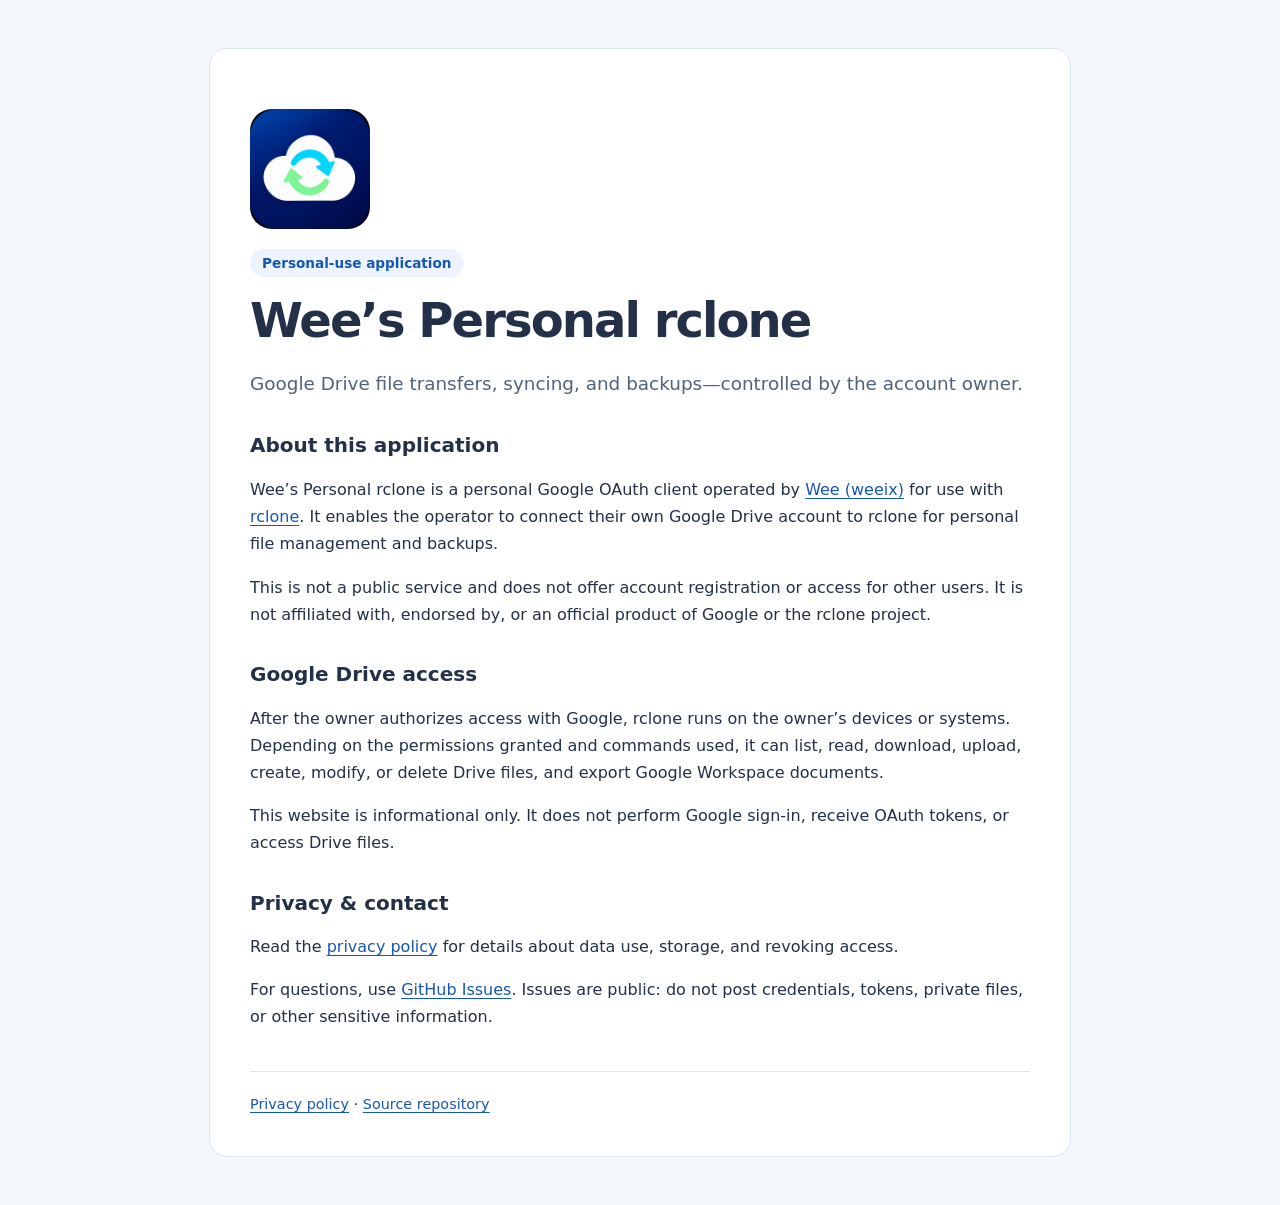
<file: index.html>
<!doctype html>
<html lang="en">
<head>
  <meta charset="utf-8">
  <meta name="viewport" content="width=device-width, initial-scale=1">
  <meta name="description" content="Wee’s Personal rclone: a personal Google Drive OAuth client for file transfers, syncing, and backups.">
  <title>Wee’s Personal rclone</title>
  <link rel="icon" type="image/png" href="logo-120.png">
  <link rel="stylesheet" href="style.css">
</head>
<body>
  <main>
    <header><img class="app-logo" src="logo.png" width="120" height="120" alt="Wee’s Personal rclone logo: a cloud with sync arrows"><span class="tag">Personal-use application</span><h1>Wee’s Personal rclone</h1><p class="intro">Google Drive file transfers, syncing, and backups—controlled by the account owner.</p></header>
    <section><h2>About this application</h2><p>Wee’s Personal rclone is a personal Google OAuth client operated by <a href="https://github.com/weeix">Wee (weeix)</a> for use with <a href="https://rclone.org/">rclone</a>. It enables the operator to connect their own Google Drive account to rclone for personal file management and backups.</p><p>This is not a public service and does not offer account registration or access for other users. It is not affiliated with, endorsed by, or an official product of Google or the rclone project.</p></section>
    <section><h2>Google Drive access</h2><p>After the owner authorizes access with Google, rclone runs on the owner’s devices or systems. Depending on the permissions granted and commands used, it can list, read, download, upload, create, modify, or delete Drive files, and export Google Workspace documents.</p><p>This website is informational only. It does not perform Google sign-in, receive OAuth tokens, or access Drive files.</p></section>
    <section><h2>Privacy &amp; contact</h2><p>Read the <a href="privacy.html">privacy policy</a> for details about data use, storage, and revoking access.</p><p>For questions, use <a href="https://github.com/weeix/rclone-personal/issues">GitHub Issues</a>. Issues are public: do not post credentials, tokens, private files, or other sensitive information.</p></section>
    <footer><a href="privacy.html">Privacy policy</a> · <a href="https://github.com/weeix/rclone-personal">Source repository</a></footer>
  </main>
</body>
</html>
</file>
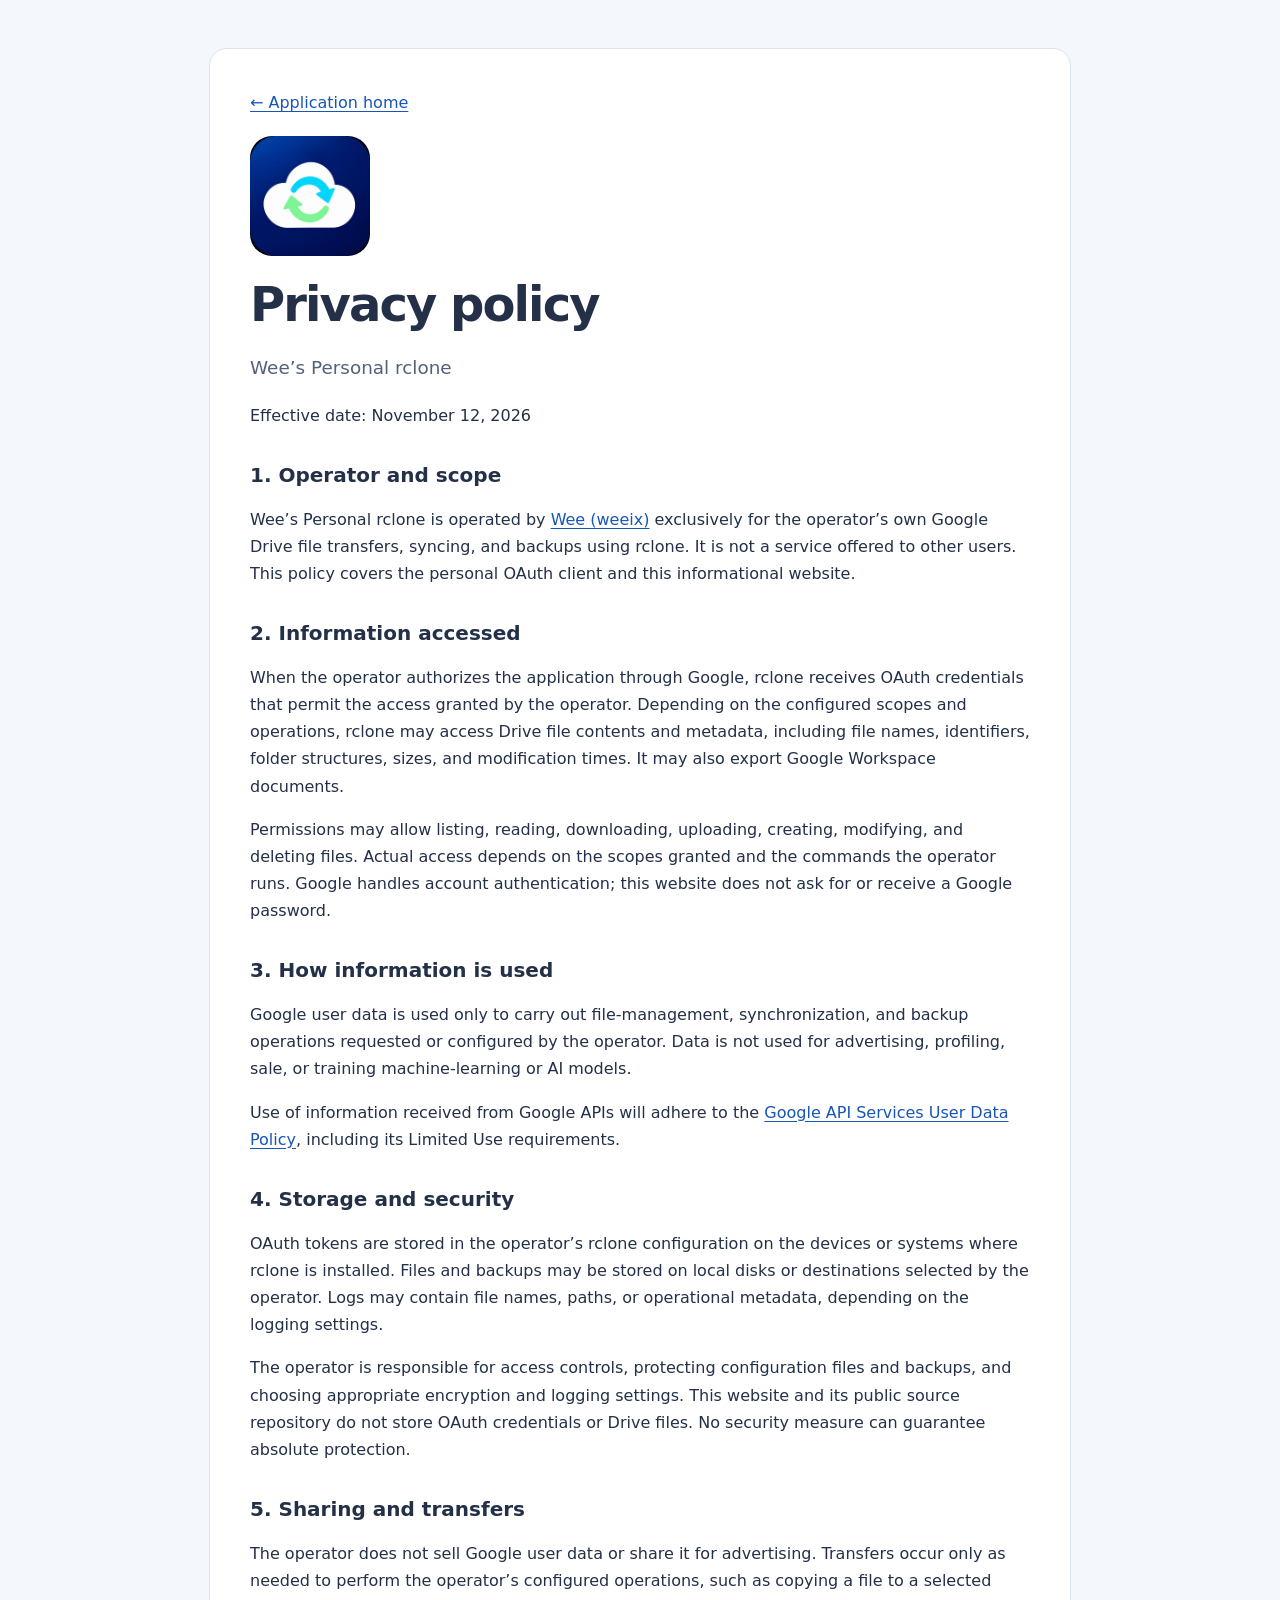
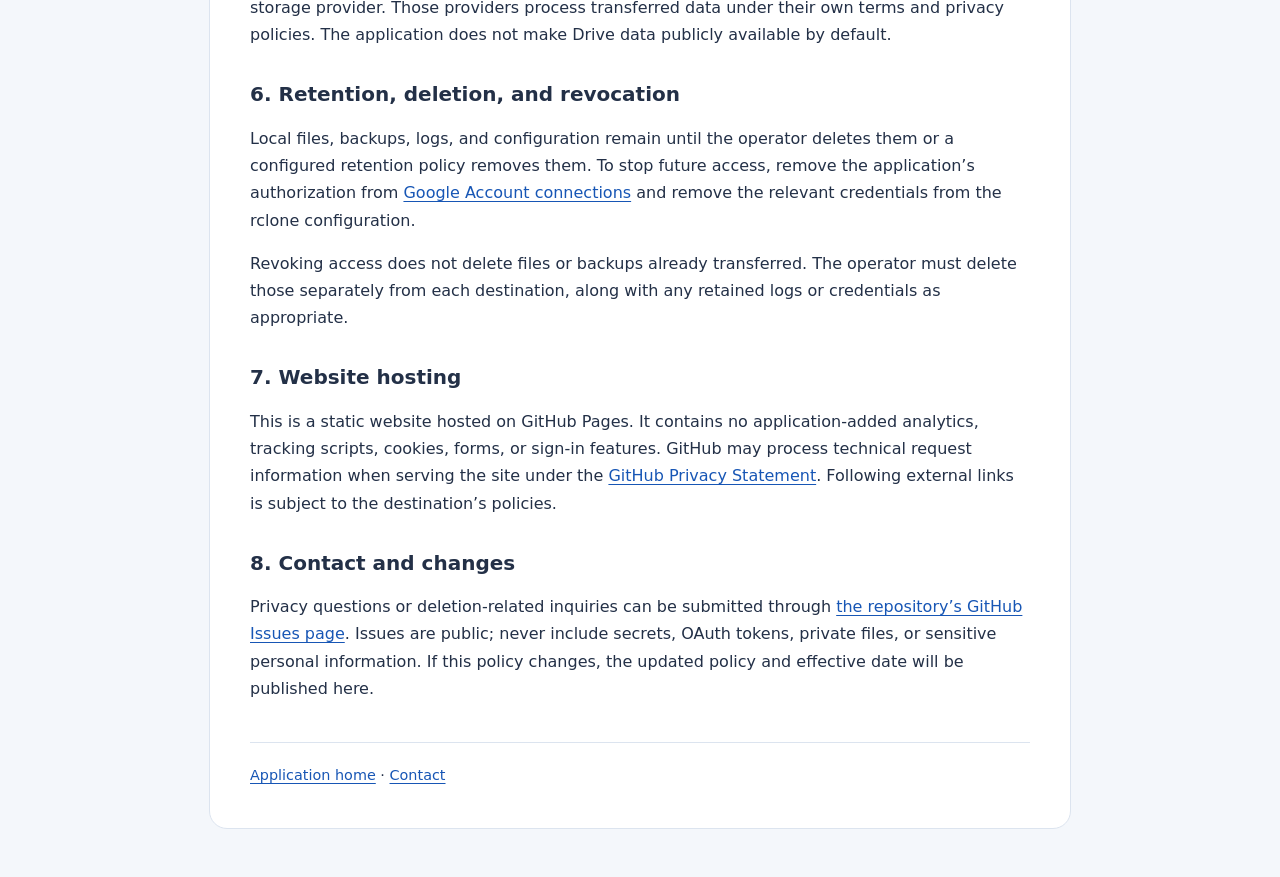
<file: privacy.html>
<!doctype html>
<html lang="en">
<head>
  <meta charset="utf-8">
  <meta name="viewport" content="width=device-width, initial-scale=1">
  <meta name="description" content="Privacy policy for Wee’s Personal rclone, a personal-use Google Drive OAuth client.">
  <title>Privacy policy · Wee’s Personal rclone</title>
  <link rel="icon" type="image/png" href="logo-120.png">
  <link rel="stylesheet" href="style.css">
</head>
<body>
  <main>
    <header><a href="./">← Application home</a><img class="app-logo" src="logo.png" width="120" height="120" alt="Wee’s Personal rclone logo: a cloud with sync arrows"><h1>Privacy policy</h1><p class="intro">Wee’s Personal rclone</p><p>Effective date: November 12, 2026</p></header>
    <section><h2>1. Operator and scope</h2><p>Wee’s Personal rclone is operated by <a href="https://github.com/weeix">Wee (weeix)</a> exclusively for the operator’s own Google Drive file transfers, syncing, and backups using rclone. It is not a service offered to other users. This policy covers the personal OAuth client and this informational website.</p></section>
    <section><h2>2. Information accessed</h2><p>When the operator authorizes the application through Google, rclone receives OAuth credentials that permit the access granted by the operator. Depending on the configured scopes and operations, rclone may access Drive file contents and metadata, including file names, identifiers, folder structures, sizes, and modification times. It may also export Google Workspace documents.</p><p>Permissions may allow listing, reading, downloading, uploading, creating, modifying, and deleting files. Actual access depends on the scopes granted and the commands the operator runs. Google handles account authentication; this website does not ask for or receive a Google password.</p></section>
    <section><h2>3. How information is used</h2><p>Google user data is used only to carry out file-management, synchronization, and backup operations requested or configured by the operator. Data is not used for advertising, profiling, sale, or training machine-learning or AI models.</p><p>Use of information received from Google APIs will adhere to the <a href="https://developers.google.com/terms/api-services-user-data-policy">Google API Services User Data Policy</a>, including its Limited Use requirements.</p></section>
    <section><h2>4. Storage and security</h2><p>OAuth tokens are stored in the operator’s rclone configuration on the devices or systems where rclone is installed. Files and backups may be stored on local disks or destinations selected by the operator. Logs may contain file names, paths, or operational metadata, depending on the logging settings.</p><p>The operator is responsible for access controls, protecting configuration files and backups, and choosing appropriate encryption and logging settings. This website and its public source repository do not store OAuth credentials or Drive files. No security measure can guarantee absolute protection.</p></section>
    <section><h2>5. Sharing and transfers</h2><p>The operator does not sell Google user data or share it for advertising. Transfers occur only as needed to perform the operator’s configured operations, such as copying a file to a selected storage provider. Those providers process transferred data under their own terms and privacy policies. The application does not make Drive data publicly available by default.</p></section>
    <section><h2>6. Retention, deletion, and revocation</h2><p>Local files, backups, logs, and configuration remain until the operator deletes them or a configured retention policy removes them. To stop future access, remove the application’s authorization from <a href="https://myaccount.google.com/connections">Google Account connections</a> and remove the relevant credentials from the rclone configuration.</p><p>Revoking access does not delete files or backups already transferred. The operator must delete those separately from each destination, along with any retained logs or credentials as appropriate.</p></section>
    <section><h2>7. Website hosting</h2><p>This is a static website hosted on GitHub Pages. It contains no application-added analytics, tracking scripts, cookies, forms, or sign-in features. GitHub may process technical request information when serving the site under the <a href="https://docs.github.com/en/site-policy/privacy-policies/github-general-privacy-statement">GitHub Privacy Statement</a>. Following external links is subject to the destination’s policies.</p></section>
    <section><h2>8. Contact and changes</h2><p>Privacy questions or deletion-related inquiries can be submitted through <a href="https://github.com/weeix/rclone-personal/issues">the repository’s GitHub Issues page</a>. Issues are public; never include secrets, OAuth tokens, private files, or sensitive personal information. If this policy changes, the updated policy and effective date will be published here.</p></section>
    <footer><a href="./">Application home</a> · <a href="https://github.com/weeix/rclone-personal/issues">Contact</a></footer>
  </main>
</body>
</html>
</file>
<file: style.css>
:root { color-scheme: light dark; font-family: system-ui, -apple-system, BlinkMacSystemFont, "Segoe UI", sans-serif; line-height: 1.7; color: #233047; background: #f4f7fb; }
body { margin: 0; }
.app-logo { display: block; width: 120px; height: 120px; margin: 1.25rem 0; border-radius: 22px; }
main { max-width: 780px; margin: 3rem auto; padding: 2.5rem; background: #fff; border: 1px solid #dce4ef; border-radius: 18px; }
h1 { font-size: clamp(2rem, 5vw, 3rem); line-height: 1.2; letter-spacing: -.04em; margin: 1rem 0; }
h2 { font-size: 1.25rem; line-height: 1.4; margin-top: 2rem; }
a { color: #1756b5; text-underline-offset: .18em; overflow-wrap: anywhere; }
a:hover { text-decoration-thickness: 2px; }
a:focus-visible { outline: 3px solid #b66a00; outline-offset: 4px; }
.intro { font-size: 1.15rem; color: #52627a; }
.tag { color: #1756b5; background: #edf4ff; padding: .35rem .75rem; border-radius: 30px; font-size: .85rem; font-weight: 600; }
footer { margin-top: 2.5rem; padding-top: 1.25rem; border-top: 1px solid #dce4ef; font-size: .9rem; }
@media (max-width: 600px) { main { margin: 1rem; padding: 1.4rem; border-radius: 12px; } }
@media (prefers-color-scheme: dark) { :root { color: #e1e8f2; background: #101725; } main { background: #172133; border-color: #33435a; } .intro { color: #b4c2d6; } a { color: #9cc3ff; } .tag { color: #b4d2ff; background: #243b60; } footer { border-color: #33435a; } }
</file>
